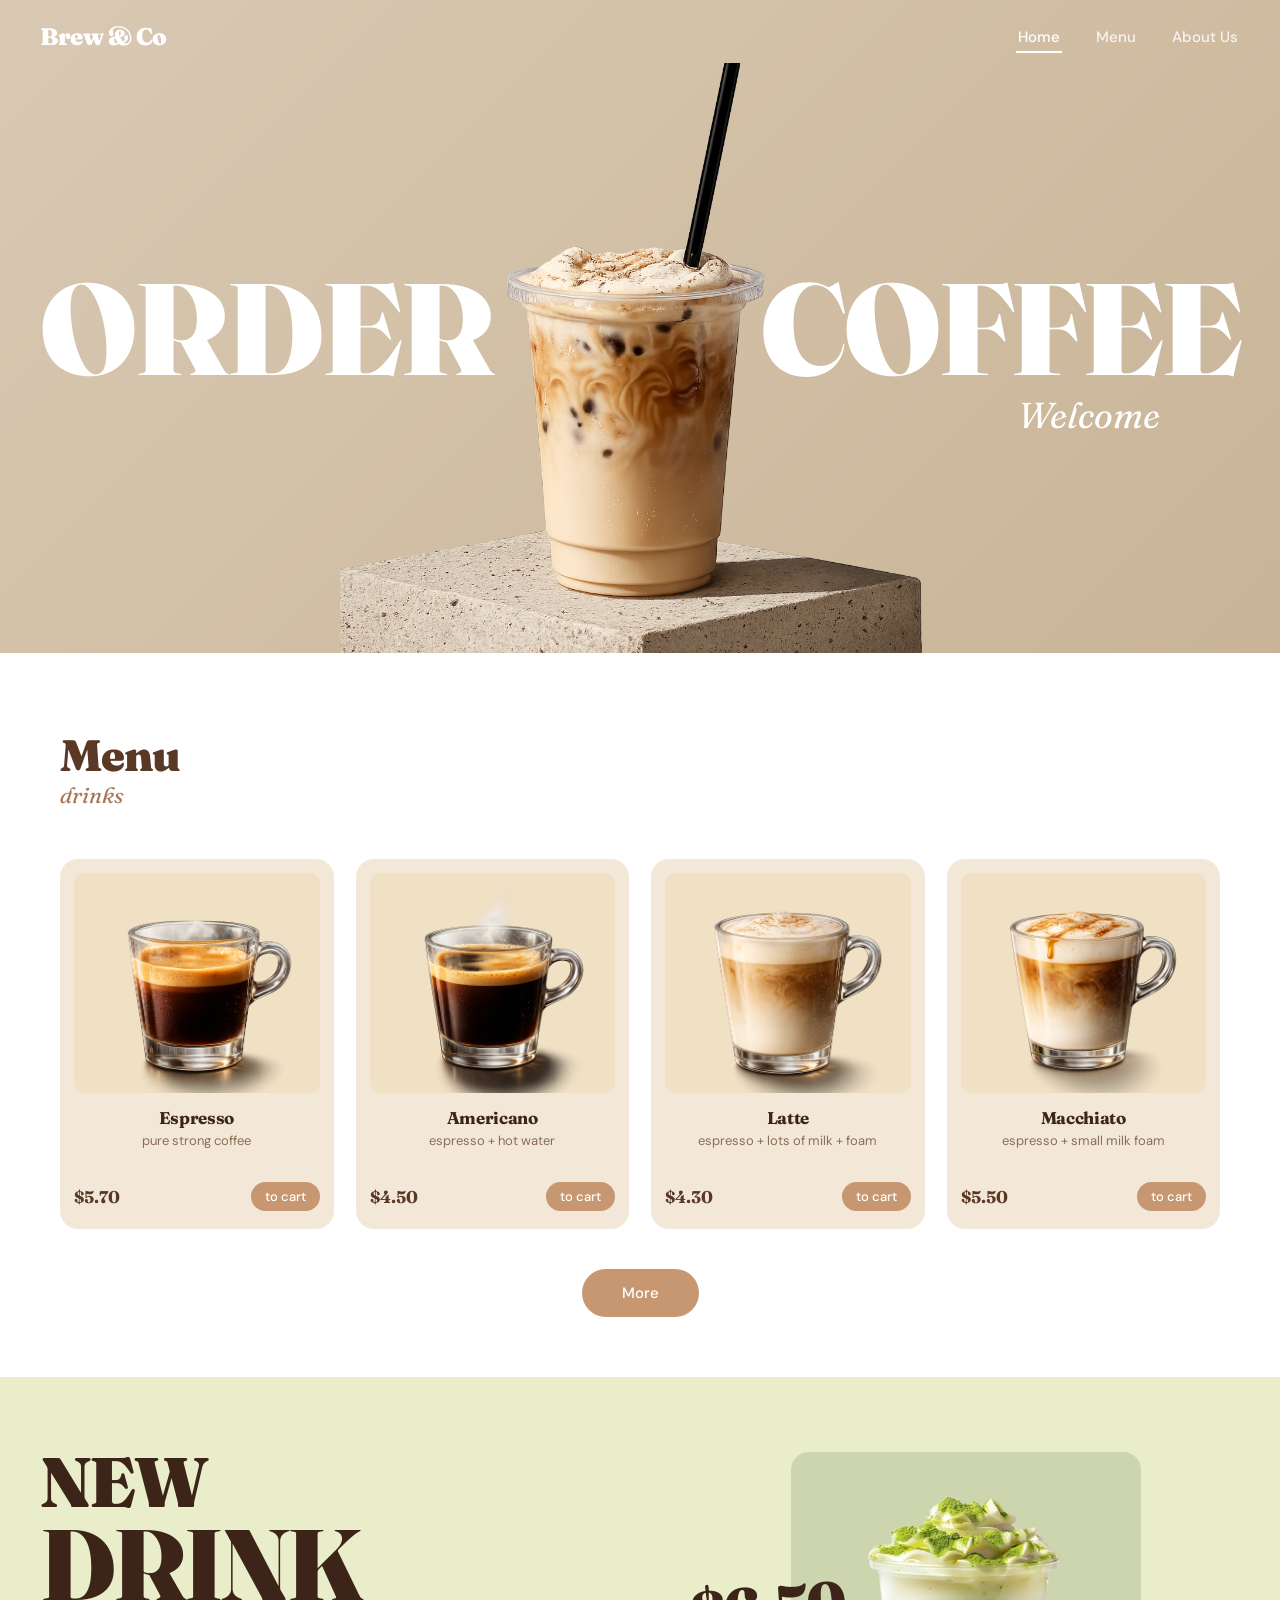
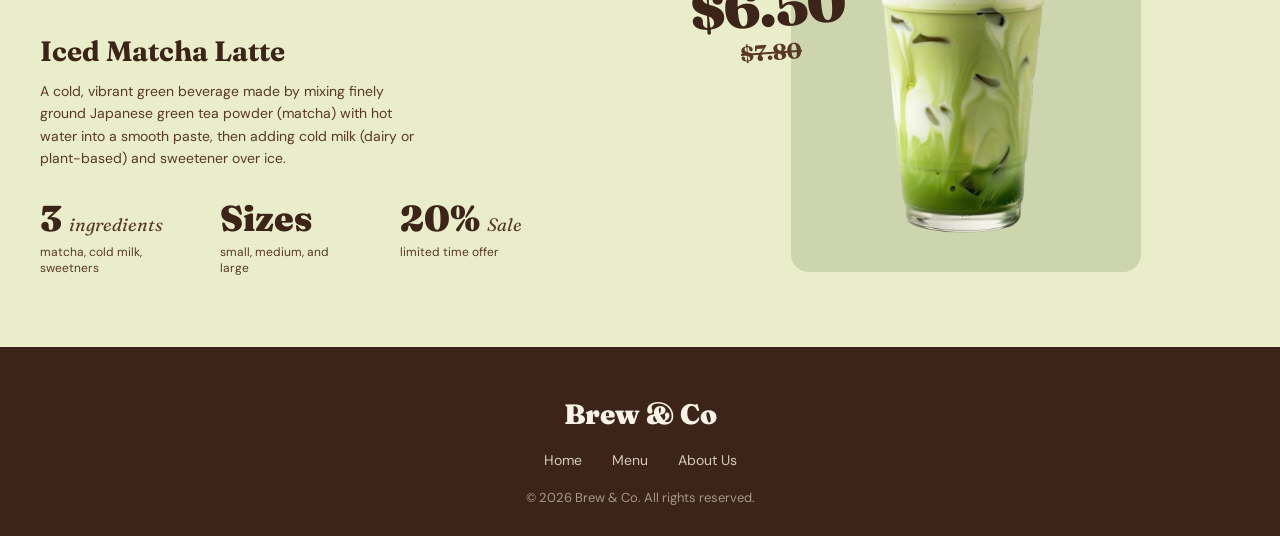
<file: index.html>
<!DOCTYPE html>
<html lang="en">
<head>
<meta charset="UTF-8">
<meta name="viewport" content="width=device-width, initial-scale=1.0">
<title>Brew & Co</title>
<link rel="preconnect" href="https://fonts.googleapis.com">
<link rel="preconnect" href="https://fonts.gstatic.com" crossorigin>
<link href="https://fonts.googleapis.com/css2?family=Fraunces:ital,wght@0,400;0,700;0,900;1,400;1,700&family=DM+Sans:wght@400;500;700&display=swap" rel="stylesheet">
<link rel="stylesheet" href="style.css">
</head>
<body>

<header class="hero">
  <nav class="navbar">
    <div class="logo">Brew &amp; Co</div>
    <ul class="nav-menu">
      <li><a href="#" class="active">Home</a></li>
      <li><a href="menu.html">Menu</a></li>
      <li><a href="about.html">About Us</a></li>
    </ul>
    <!-- <div class="nav-icons">
      <a href="#">♡</a>
      <a href="#">👤</a>
      <a href="#">🛒</a>
    </div> -->
  </nav>

  <div class="hero-content">
    <div class="hero-words">
      <span class="word-left">ORDER</span>
      <span class="word-right">COFFEE</span>
    </div>
    <p class="welcome">Welcome</p>
    <div class="hero-image" style="background-image: url('images/hero.png');"></div>
  </div>
</header>

<section class="menu" id="menu">
  <div class="menu-header">
    <div class="menu-title-box">
      <h2 class="menu-title">Menu</h2>
      <span class="menu-subtitle">drinks</span>
    </div>
    <!-- <button class="basket-button">my basket</button> -->
  </div>

  <div class="cards">
    <div class="card">
      <div class="card-image" style="background-image: url('images/espresso.png');"></div>
      <h3>Espresso</h3>
      <p>pure strong coffee</p>
      <div class="card-bottom">
        <span class="price">$5.70</span>
        <button class="add-button">to cart</button>
      </div>
    </div>

    <div class="card">
      <div class="card-image" style="background-image: url('images/americano.png');"></div>
      <h3>Americano</h3>
      <p>espresso + hot water</p>
      <div class="card-bottom">
        <span class="price">$4.50</span>
        <button class="add-button">to cart</button>
      </div>
    </div>

    <div class="card">
      <div class="card-image" style="background-image: url('images/latte.png');"></div>
      <h3>Latte</h3>
      <p>espresso + lots of milk + foam</p>
      <div class="card-bottom">
        <span class="price">$4.30</span>
        <button class="add-button">to cart</button>
      </div>
    </div>

    <div class="card">
      <div class="card-image" style="background-image: url('images/macchiato.png');"></div>
      <h3>Macchiato</h3>
      <p>espresso + small milk foam</p>
      <div class="card-bottom">
        <span class="price">$5.50</span>
        <button class="add-button">to cart</button>
      </div>
    </div>
  </div>

  <div class="more-container">
       <a href="menu.html"><button class="more-button">More</button></a>
  </div>
</section>

<section class="promo" id="promo">
  <div class="promo-content">
    <div class="promo-text">
      <h2 class="new-text">NEW</h2>
      <h2 class="drink-text">DRINK</h2>
      <h3>Iced Matcha Latte</h3>
      <p class="promo-desc">A cold, vibrant green beverage made by mixing finely ground Japanese green tea powder (matcha) with hot water into a smooth paste, then adding cold milk (dairy or plant-based) and sweetener over ice.</p>
      <div class="features">
        <div class="feature">
          <div class="feature-num">3 <span>ingredients</span></div>
          <p>matcha, cold milk, sweetners</p>
        </div>
        <div class="feature">
          <div class="feature-num">Sizes</div>
          <p>small, medium, and large</p>
        </div>
        <div class="feature">
          <div class="feature-num">20% <span>Sale</span></div>
          <p>limited time offer</p>
        </div>
      </div>
    </div>
    <div class="promo-side">
      <div class="price-tag">
        <div class="new-price">$6.50</div>
        <div class="old-price">$7.80</div>
      </div>
      <div class="promo-image" style="background-image: url('images/promo.png');"></div>
    </div>
  </div>
</section>

<footer>
  <div class="footer-content">
    <div class="footer-logo">Brew &amp; Co</div>
    <ul class="footer-links">
      <li><a href="#">Home</a></li>
      <li><a href="menu.html">Menu</a></li>
      <li><a href="about.html">About Us</a></li>
    </ul>
    <p class="copyright">© 2026 Brew &amp; Co. All rights reserved.</p>
  </div>
</footer>

</body>
</html>
</file>
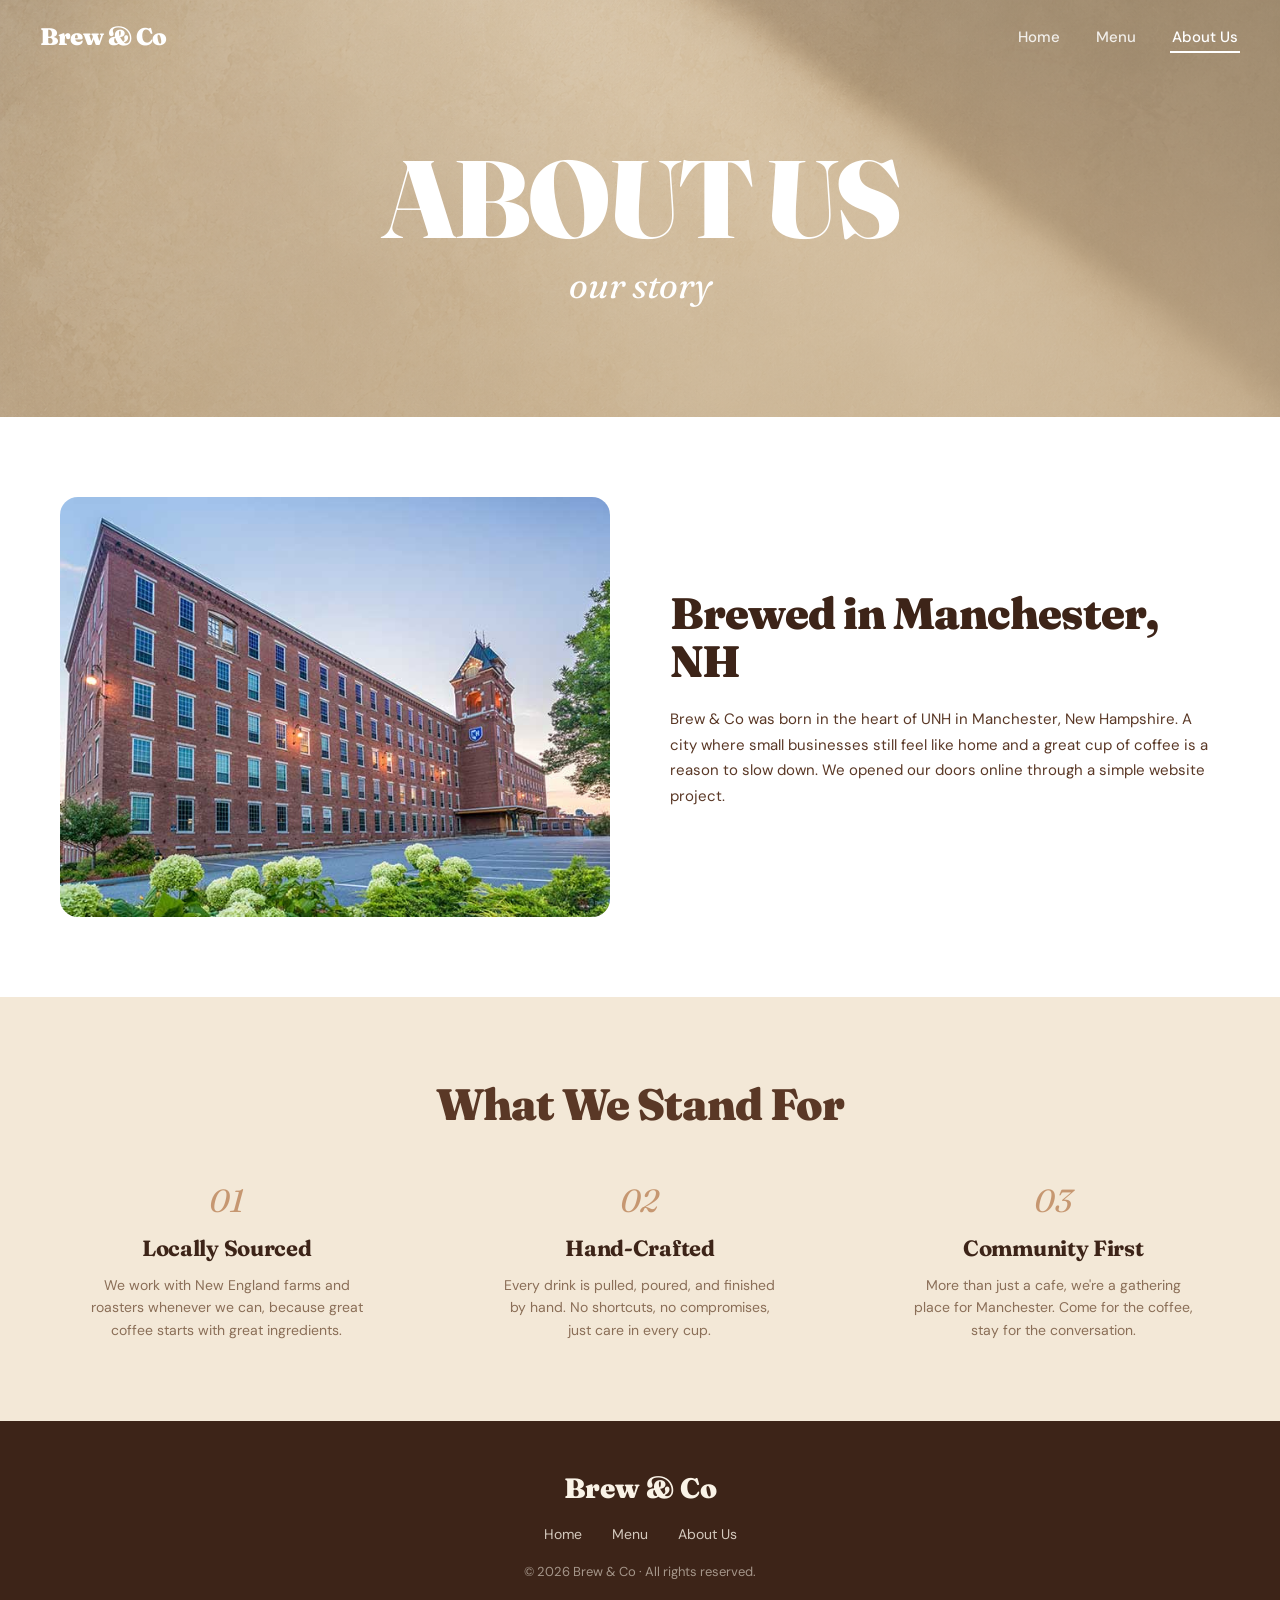
<file: about.html>
<!DOCTYPE html>
<html lang="en">
<head>
<meta charset="UTF-8">
<meta name="viewport" content="width=device-width, initial-scale=1.0">
<title>About - Brew & Co</title>
<link rel="preconnect" href="https://fonts.googleapis.com">
<link rel="preconnect" href="https://fonts.gstatic.com" crossorigin>
<link href="https://fonts.googleapis.com/css2?family=Fraunces:ital,wght@0,400;0,700;0,900;1,400;1,700&family=DM+Sans:wght@400;500;700&display=swap" rel="stylesheet">
<link rel="stylesheet" href="style.css">
<link rel="stylesheet" href="about.css">
</head>
<body>

<header class="about-hero">
  <nav class="navbar">
    <div class="logo">Brew &amp; Co</div>
    <ul class="nav-menu">
      <li><a href="index.html">Home</a></li>
      <li><a href="menu.html">Menu</a></li>
      <li><a href="about.html" class="active">About Us</a></li>
    </ul>
  </nav>

  <div class="about-hero-content">
    <h1 class="about-page-title">ABOUT US</h1>
    <p class="about-page-subtitle">our story</p>
  </div>
</header>

<section class="about-section">
  <div class="about-content">
    <div class="about-image" style="background-image: url('images/about.jpg');"></div>
    <div class="about-text">
      <h2>Brewed in Manchester, NH</h2>
      <p>Brew &amp; Co was born in the heart of UNH in Manchester, New Hampshire. A city where small businesses still feel like home and a great cup of coffee is a reason to slow down. We opened our doors online through a simple website project.</p>
    </div>
  </div>
</section>

<section class="values-section">
  <h2 class="values-title">What We Stand For</h2>
  <div class="values">
    <div class="value">
      <div class="value-num">01</div>
      <h3>Locally Sourced</h3>
      <p>We work with New England farms and roasters whenever we can, because great coffee starts with great ingredients.</p>
    </div>
    <div class="value">
      <div class="value-num">02</div>
      <h3>Hand-Crafted</h3>
      <p>Every drink is pulled, poured, and finished by hand. No shortcuts, no compromises, just care in every cup.</p>
    </div>
    <div class="value">
      <div class="value-num">03</div>
      <h3>Community First</h3>
      <p>More than just a cafe, we're a gathering place for Manchester. Come for the coffee, stay for the conversation.</p>
    </div>
  </div>
</section>

<footer>
  <div class="footer-content">
    <div class="footer-logo">Brew &amp; Co</div>
    <ul class="footer-links">
      <li><a href="index.html">Home</a></li>
      <li><a href="menu.html">Menu</a></li>
      <li><a href="about.html">About Us</a></li>
    </ul>
    <p class="copyright">© 2026 Brew &amp; Co &middot; All rights reserved.</p>
  </div>
</footer>

</body>
</html>
</file>
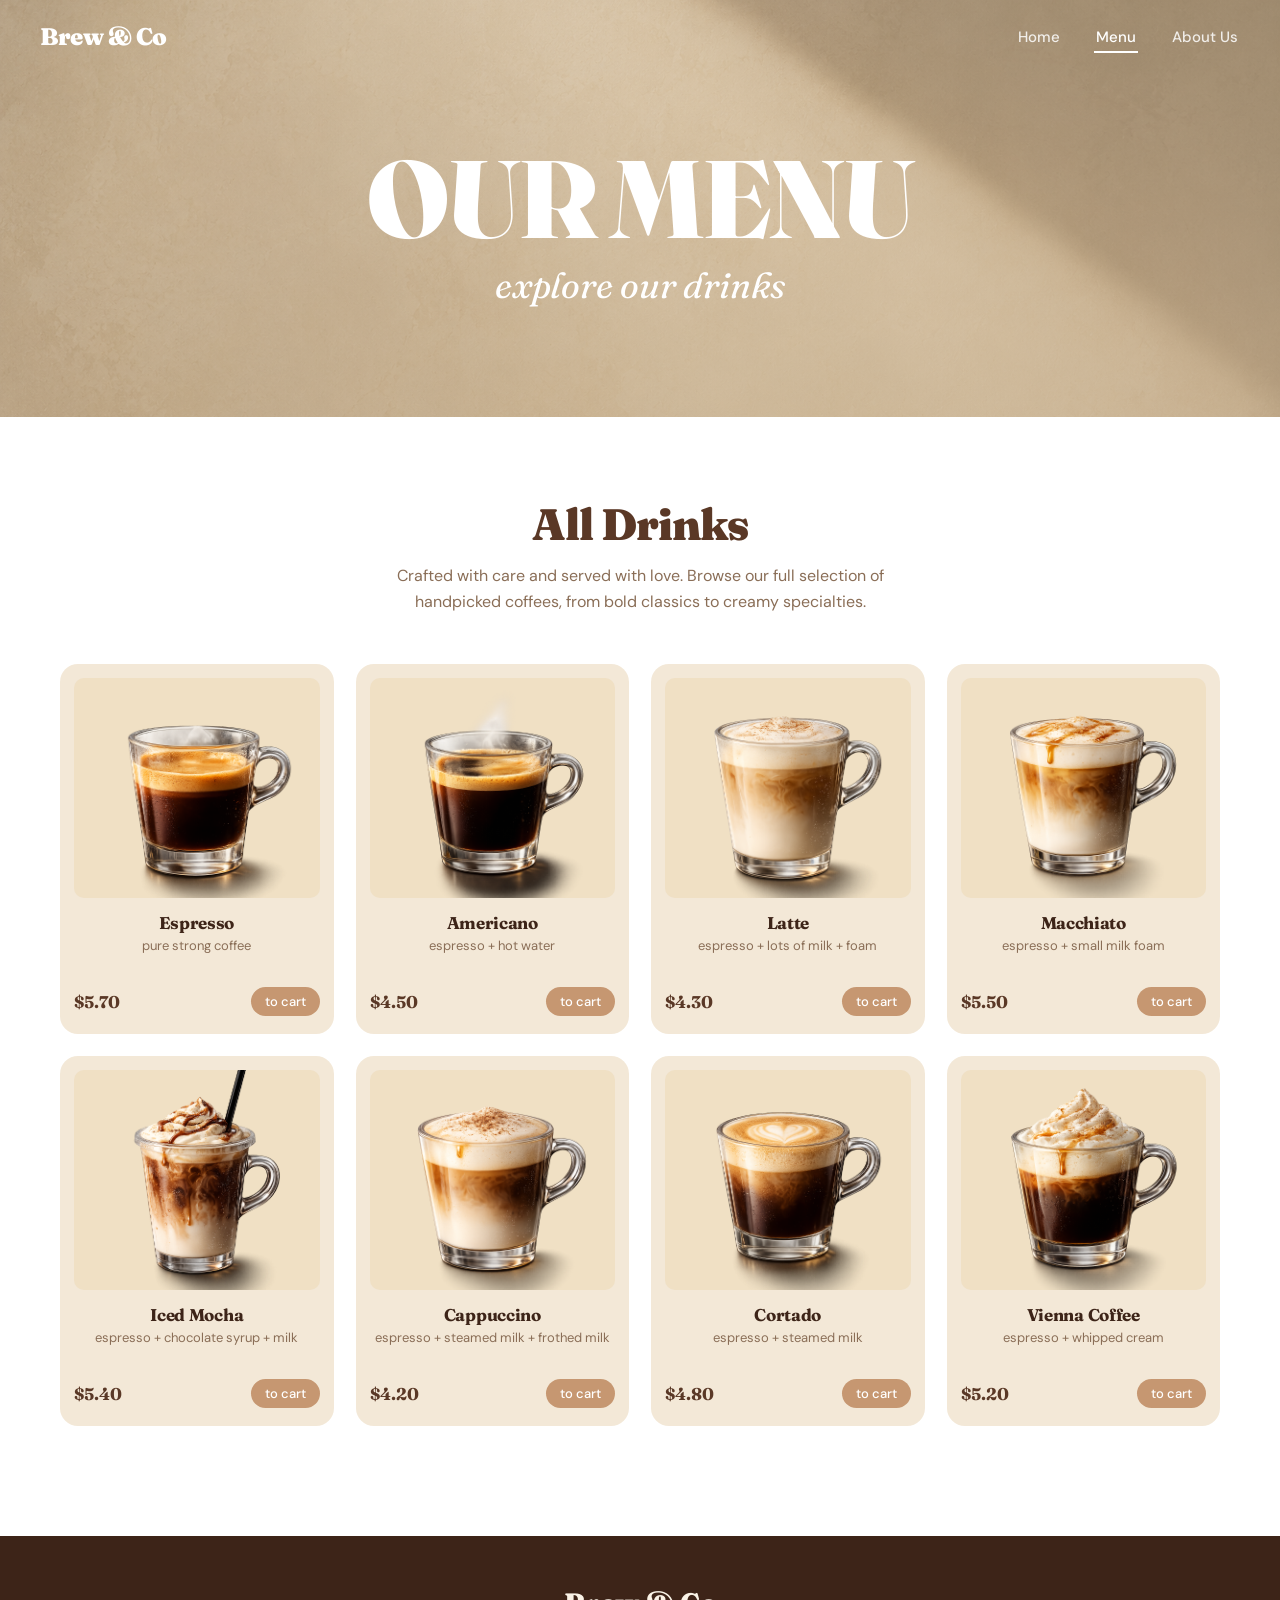
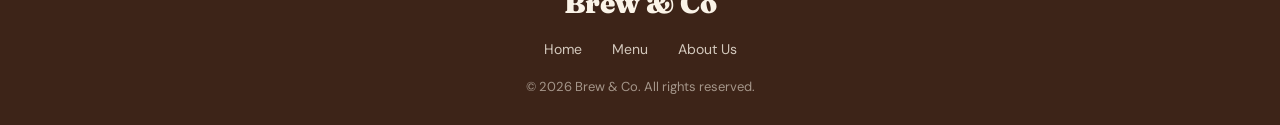
<file: menu.html>
<!DOCTYPE html>
<html lang="en">
<head>
<meta charset="UTF-8">
<meta name="viewport" content="width=device-width, initial-scale=1.0">
<title>Menu - Brew & Co</title>
<link rel="preconnect" href="https://fonts.googleapis.com">
<link rel="preconnect" href="https://fonts.gstatic.com" crossorigin>
<link href="https://fonts.googleapis.com/css2?family=Fraunces:ital,wght@0,400;0,700;0,900;1,400;1,700&family=DM+Sans:wght@400;500;700&display=swap" rel="stylesheet">
<link rel="stylesheet" href="style.css">
<link rel="stylesheet" href="menu.css">
</head>
<body>

<header class="menu-hero">
  <nav class="navbar">
    <div class="logo">Brew &amp; Co</div>
    <ul class="nav-menu">
      <li><a href="index.html">Home</a></li>
      <li><a href="menu.html" class="active">Menu</a></li>
      <li><a href="about.html">About Us</a></li>
    </ul>
  </nav>

  <div class="menu-hero-content">
    <h1 class="menu-page-title">OUR MENU</h1>
    <p class="menu-page-subtitle">explore our drinks</p>
    
  </div>
</header>

<section class="menu-page-section">
  <div class="menu-intro">
    <h2 class="menu-intro-title">All Drinks</h2>
    <p class="menu-intro-text">Crafted with care and served with love. Browse our full selection of handpicked coffees, from bold classics to creamy specialties.</p>
  </div>

  <div class="cards">
    <div class="card">
      <div class="card-image" style="background-image: url('images/espresso.png');"></div>
      <h3>Espresso</h3>
      <p>pure strong coffee</p>
      <div class="card-bottom">
        <span class="price">$5.70</span>
        <button class="add-button">to cart</button>
      </div>
    </div>

    <div class="card">
      <div class="card-image" style="background-image: url('images/americano.png');"></div>
      <h3>Americano</h3>
      <p>espresso + hot water</p>
      <div class="card-bottom">
        <span class="price">$4.50</span>
        <button class="add-button">to cart</button>
      </div>
    </div>

    <div class="card">
      <div class="card-image" style="background-image: url('images/latte.png');"></div>
      <h3>Latte</h3>
      <p>espresso + lots of milk + foam</p>
      <div class="card-bottom">
        <span class="price">$4.30</span>
        <button class="add-button">to cart</button>
      </div>
    </div>

    <div class="card">
      <div class="card-image" style="background-image: url('images/macchiato.png');"></div>
      <h3>Macchiato</h3>
      <p>espresso + small milk foam</p>
      <div class="card-bottom">
        <span class="price">$5.50</span>
        <button class="add-button">to cart</button>
      </div>
    </div>

    <div class="card">
      <div class="card-image" style="background-image: url('images/icedmocha.png');"></div>
      <h3>Iced Mocha</h3>
      <p>espresso + chocolate syrup + milk</p>
      <div class="card-bottom">
        <span class="price">$5.40</span>
        <button class="add-button">to cart</button>
      </div>
    </div>

    <div class="card">
      <div class="card-image" style="background-image: url('images/cappuccino.png');"></div>
      <h3>Cappuccino</h3>
      <p>espresso + steamed milk + frothed milk</p>
      <div class="card-bottom">
        <span class="price">$4.20</span>
        <button class="add-button">to cart</button>
      </div>
    </div>

    <div class="card">
      <div class="card-image" style="background-image: url('images/cortado.png');"></div>
      <h3>Cortado</h3>
      <p>espresso + steamed milk</p>
      <div class="card-bottom">
        <span class="price">$4.80</span>
        <button class="add-button">to cart</button>
      </div>
    </div>

    <div class="card">
      <div class="card-image" style="background-image: url('images/vienna.png');"></div>
      <h3>Vienna Coffee</h3>
      <p>espresso + whipped cream</p>
      <div class="card-bottom">
        <span class="price">$5.20</span>
        <button class="add-button">to cart</button>
      </div>
    </div>
  </div>
</section>

<footer>
  <div class="footer-content">
    <div class="footer-logo">Brew &amp; Co</div>
    <ul class="footer-links">
      <li><a href="index.html">Home</a></li>
      <li><a href="menu.html">Menu</a></li>
      <li><a href="about.html">About Us</a></li>
    </ul>
    <p class="copyright">© 2026 Brew &amp; Co. All rights reserved.</p>
  </div>
</footer>

</body>
</html>
</file>
<file: style.css>
* {
  margin: 0;
  padding: 0;
  box-sizing: border-box;
}

body {
  font-family: 'DM Sans', sans-serif;
  color: #3d2418;
  background-color: white;
  overflow-x: hidden;
}

a {
  text-decoration: none;
  color: inherit;
}

ul {
  list-style: none;
}

button {
  cursor: pointer;
  font-family: 'DM Sans', sans-serif;
}

.hero {
  background: linear-gradient(135deg, #d9c9b3, #c9b497);
  padding: 0 40px;
  position: relative;
  overflow: hidden;
}

.navbar {
  display: flex;
  justify-content: space-between;
  align-items: center;
  padding: 22px 0;
  max-width: 1240px;
  margin: 0 auto;
}

.logo {
  font-family: 'Fraunces', serif;
  font-weight: 900;
  font-size: 24px;
  color: white;
  letter-spacing: -0.5px;
}

.nav-menu {
  display: flex;
  gap: 32px;
}

.nav-menu a {
  color: white;
  font-size: 15px;
  font-weight: 500;
  opacity: 0.85;
  padding: 4px 2px;
  border-bottom: 2px solid transparent;
}

.nav-menu a:hover {
  opacity: 1;
}

.nav-menu a.active {
  border-bottom-color: white;
  opacity: 1;
}

.nav-icons {
  display: flex;
  gap: 12px;
  font-size: 18px;
}

.nav-icons a {
  color: white;
  width: 32px;
  height: 32px;
  display: flex;
  align-items: center;
  justify-content: center;
  border-radius: 50%;
}

.nav-icons a:hover {
  background-color: rgba(255, 255, 255, 0.15);
}

.hero-content {
  max-width: 1240px;
  margin: 0 auto;
  position: relative;
  height: 580px;
  padding: 60px 0;
}

.hero-words {
  display: flex;
  justify-content: space-between;
  align-items: center;
  font-family: 'Fraunces', serif;
  font-weight: 900;
  font-size: 130px;
  color: white;
  letter-spacing: -3px;
  line-height: 3;
  position: relative;
  z-index: 1;
}

.welcome {
  font-family: 'Fraunces', serif;
  font-style: italic;
  font-weight: 400;
  font-size: 36px;
  color: white;
  text-align: right;
  margin-top: -130px;
  margin-right: 80px;
  position: relative;
  z-index: 1;
}

.hero-image {
  position: absolute;
  top: 50%;
  left: 50%;
  transform: translate(-50%, -50%);
  width: 600px;
  height: 600px;
  background-size: contain;
  background-position: center;
  background-repeat: no-repeat;
  z-index: 2;
}

.menu {
  max-width: 1240px;
  margin: 0 auto;
  padding: 80px 40px 60px;
}

.menu-header {
  display: flex;
  justify-content: space-between;
  align-items: center;
  margin-bottom: 50px;
}

.menu-title-box {
  display: flex;
  flex-direction: column;
}

.menu-title {
  font-family: 'Fraunces', serif;
  font-weight: 900;
  font-size: 44px;
  color: #5a3826;
  letter-spacing: -1px;
  line-height: 1;
}

.menu-subtitle {
  font-family: 'Fraunces', serif;
  font-style: italic;
  font-weight: 400;
  font-size: 22px;
  color: #a87554;
  margin-top: 4px;
}

.basket-button {
  background-color: #c69771;
  color: white;
  border: none;
  padding: 12px 28px;
  font-size: 15px;
  font-weight: 500;
  border-radius: 50px;
}

.basket-button:hover {
  background-color: #8a5a3b;
}

.cards {
  display: grid;
  grid-template-columns: repeat(4, 1fr);
  gap: 22px;
  margin-bottom: 30px;
}

.card {
  background-color: #f3e8d7;
  padding: 14px 14px 18px;
  border-radius: 18px;
  text-align: center;
  transition: transform 0.2s, box-shadow 0.2s;
}

.card:hover {
  transform: translateY(-4px);
  box-shadow: 0 12px 30px rgba(61, 36, 24, 0.15);
}

.card-image {
  width: 100%;
  height: 220px;
  background-color: #f0e0c4;
  background-size: cover;
  background-position: center;
  border-radius: 10px;
  margin-bottom: 14px;
}

.card h3 {
  font-family: 'Fraunces', serif;
  font-weight: 700;
  font-size: 17px;
  color: #3d2418;
  margin-bottom: 4px;
  letter-spacing: -0.3px;
}

.card p {
  font-size: 13px;
  color: #8a6e57;
  margin-bottom: 14px;
  line-height: 1.4;
  min-height: 36px;
}

.card-bottom {
  display: flex;
  justify-content: space-between;
  align-items: center;
}

.price {
  font-family: 'Fraunces', serif;
  font-weight: 700;
  font-size: 17px;
  color: #5a3826;
}

.add-button {
  background-color: #c69771;
  color: white;
  border: none;
  padding: 6px 14px;
  border-radius: 50px;
  font-size: 13px;
  font-weight: 500;
}

.add-button:hover {
  background-color: #8a5a3b;
}

.more-container {
  display: flex;
  justify-content: center;
  margin-top: 40px;
}

.more-button {
  background-color: #c69771;
  color: white;
  border: none;
  padding: 14px 40px;
  border-radius: 50px;
  font-size: 15px;
  font-weight: 500;
}

.more-button:hover {
  background-color: #8a5a3b;
}

.promo {
  background-color: #e9edc9;
  padding: 70px 40px;
}

.promo-content {
  max-width: 1240px;
  margin: 0 auto;
  display: flex;
  align-items: center;
  gap: 50px;
}

.promo-text {
  flex: 1.1;
}

.new-text {
  font-family: 'Fraunces', serif;
  font-weight: 900;
  font-size: 70px;
  line-height: 1;
  letter-spacing: -2px;
}

.drink-text {
  font-family: 'Fraunces', serif;
  font-weight: 900;
  font-size: 100px;
  color: #3d2418;
  line-height: 0.95;
  letter-spacing: -3px;
}

.promo-text h3 {
  font-family: 'Fraunces', serif;
  font-weight: 700;
  font-size: 28px;
  color: #3d2418;
  margin: 22px 0 12px;
}

.promo-desc {
  font-size: 14px;
  color: #5a3826;
  max-width: 380px;
  line-height: 1.6;
  margin-bottom: 30px;
}

.features {
  display: flex;
  gap: 50px;
  flex-wrap: wrap;
}

.feature-num {
  font-family: 'Fraunces', serif;
  font-weight: 900;
  font-size: 36px;
  color: #3d2418;
  line-height: 1;
}

.feature-num span {
  font-style: italic;
  font-weight: 400;
  font-size: 18px;
  color: #5a3826;
}

.feature p {
  font-size: 12px;
  color: #5a3826;
  margin-top: 8px;
  line-height: 1.4;
  max-width: 130px;
}

.promo-side {
  flex: 1;
  position: relative;
  height: 420px;
  display: flex;
  align-items: center;
  justify-content: center;
}

.price-tag {
  position: absolute;
  left: 0;
  top: 30%;
  z-index: 3;
  text-align: center;
  transform: rotate(-4deg);
}

.new-price {
  font-family: 'Fraunces', serif;
  font-weight: 900;
  font-size: 56px;
  color: #3d2418;
  letter-spacing: -1.5px;
  line-height: 1;
}

.old-price {
  font-family: 'Fraunces', serif;
  font-weight: 700;
  font-size: 22px;
  color: #5a3826;
  text-decoration: line-through;
  margin-top: 4px;
}

.promo-image {
  width: 350px;
  height: 420px;
  background-color: #ccd5ae;
  background-size: contain;
  background-position: center;
  background-repeat: no-repeat;
  border-radius: 18px;
}

footer {
  background-color: #3d2418;
  color: #faf3e7;
  padding: 50px 40px 30px;
  text-align: center;
}

.footer-content {
  max-width: 1240px;
  margin: 0 auto;
}

.footer-logo {
  font-family: 'Fraunces', serif;
  font-weight: 900;
  font-size: 28px;
  margin-bottom: 20px;
}

.footer-links {
  display: flex;
  justify-content: center;
  gap: 30px;
  margin-bottom: 20px;
  font-size: 14px;
  opacity: 0.8;
}

.footer-links a:hover {
  opacity: 0.6;
}

.copyright {
  font-size: 13px;
  opacity: 0.55;
}

@media (max-width: 980px) {
  .cards {
    grid-template-columns: repeat(2, 1fr);
  }
  .promo-content {
    flex-direction: column;
    text-align: center;
  }
  .features {
    justify-content: center;
  }
  .feature p {
    margin-left: auto;
    margin-right: auto;
  }
  .promo-side {
    width: 100%;
  }
  .price-tag {
    left: 5%;
    top: 15%;
  }
}

@media (max-width: 720px) {
  
  .hero {
    padding: 0 20px;
  }
  .hero-content {
    height: auto;
    padding: 40px 0 0px;
  }
  .hero-words {
    flex-direction: column;
    font-size: 80px;
    gap: 0;
    line-height: 1;
  }
  .welcome {
    text-align: center;
    margin-right: 0;
    font-size: 26px;
    margin: 10px auto 0;
  }
  .hero-image {
    position: static;
    transform: none;
    margin: 30px auto 0;
    width: 500px;
    height: 500px;
  }
  .menu {
    padding: 60px 20px 40px;
  }
  .menu-header {
    flex-direction: column;
    align-items: flex-start;
    gap: 20px;
  }
  .menu-title {
    font-size: 36px;
  }
  .cards {
    grid-template-columns: repeat(2, 1fr);
    gap: 12px;
  }
  .card {
    padding: 10px 10px 14px;
  }
  .card-image {
    height: 160px;
  }
  .card h3 {
    font-size: 15px;
  }
  .card p {
    font-size: 12px;
    min-height: 32px;
  }
  .price {
    font-size: 15px;
  }
  .add-button {
    padding: 5px 12px;
    font-size: 12px;
  }
  .promo {
    padding: 50px 20px;
  }
  .new-text {
    font-size: 50px;
  }
  .drink-text {
    font-size: 70px;
  }
  .promo-side {
    height: 320px;
  }
  .promo-image {
    width: 260px;
    height: 320px;
  }
  .new-price {
    font-size: 42px;
  }
  .old-price {
    font-size: 18px;
  }
  .footer-links {
    flex-wrap: wrap;
  }
}

@media (max-width: 420px) {
  .hero-words {
    font-size: 48px;
  }

  .hero-image {
    width: 250px;
    height: 250px;
  }

  .new-text {
    font-size: 40px;
  }
  .drink-text {
    font-size: 56px;
  }
  .features {
    gap: 25px;
  }
}
</file>
<file: about.css>
.about-hero {
  background-image: linear-gradient(135deg, rgba(217, 201, 179, 0.3), rgba(201, 180, 151, 0.7)), url('images/background.png');
  background-size: cover;
  background-position: center;
  padding: 0 40px 80px;
}

.about-hero-content {
  max-width: 1240px;
  margin: 0 auto;
  text-align: center;
  padding: 70px 0 30px;
}

.about-page-title {
  font-family: 'Fraunces', serif;
  font-weight: 900;
  font-size: 110px;
  color: white;
  letter-spacing: -3px;
  line-height: 1;
}

.about-page-subtitle {
  font-family: 'Fraunces', serif;
  font-style: italic;
  font-weight: 400;
  font-size: 36px;
  color: white;
  margin-top: 10px;
}

.about-section {
  max-width: 1240px;
  margin: 0 auto;
  padding: 80px 40px;
}

.about-content {
  display: flex;
  align-items: center;
  gap: 60px;
}

.about-image {
  flex: 1;
  height: 420px;
  width: 100%;
  background-color: #f0e0c4;
  background-size: cover;
  background-position: center;
  border-radius: 18px;
}

.about-text {
  flex: 1;
}

.about-text h2 {
  font-family: 'Fraunces', serif;
  font-weight: 900;
  font-size: 44px;
  color: #3d2418;
  letter-spacing: -1px;
  line-height: 1.1;
  margin-bottom: 22px;
}

.about-text p {
  font-size: 15px;
  color: #5a3826;
  line-height: 1.7;
  margin-bottom: 16px;
}

.values-section {
  background-color: #f3e8d7;
  padding: 80px 40px;
}

.values-title {
  font-family: 'Fraunces', serif;
  font-weight: 900;
  font-size: 44px;
  color: #5a3826;
  letter-spacing: -1px;
  text-align: center;
  margin-bottom: 50px;
}

.values {
  max-width: 1240px;
  margin: 0 auto;
  display: grid;
  grid-template-columns: repeat(3, 1fr);
  gap: 40px;
}

.value {
  text-align: center;
  padding: 0 10px;
}

.value-num {
  font-family: 'Fraunces', serif;
  font-style: italic;
  font-weight: 400;
  font-size: 32px;
  color: #c69771;
  margin-bottom: 14px;
}

.value h3 {
  font-family: 'Fraunces', serif;
  font-weight: 700;
  font-size: 22px;
  color: #3d2418;
  margin-bottom: 12px;
  letter-spacing: -0.3px;
}

.value p {
  font-size: 14px;
  color: #8a6e57;
  line-height: 1.6;
  max-width: 280px;
  margin: 0 auto;
}

@media (max-width: 980px) {
  .about-page-title {
    font-size: 84px;
  }

  .about-page-subtitle {
    font-size: 30px;
  }

  .about-content {
    flex-direction: column;
    gap: 40px;
  }

  .about-image {
    width: 100%;
    height: 320px;
    flex: none;
  }

  .values {
    grid-template-columns: 1fr;
    gap: 35px;
  }
}

@media (max-width: 720px) {
  .about-hero {
    padding: 0 20px 60px;
  }
  .about-hero-content {
    padding: 40px 0 20px;
  }
  .about-page-title {
    font-size: 56px;
    letter-spacing: -1.5px;
  }
  .about-page-subtitle {
    font-size: 24px;
  }
  .about-section {
    padding: 50px 20px;
  }
  .about-text h2 {
    font-size: 32px;
  }
  .about-image {
    height: 240px;
  }
  .values-section {
    padding: 50px 20px;
  }
  .values-title {
    font-size: 32px;
    margin-bottom: 35px;
  }
}

@media (max-width: 420px) {
  .about-page-title {
    font-size: 44px;
  }
  .about-page-subtitle {
    font-size: 20px;
  }
}
</file>
<file: menu.css>
.menu-hero {
  background-image: linear-gradient(135deg, rgba(217, 201, 179, 0.3), rgba(201, 180, 151, 0.7)), url('images/background.png');
  background-size: cover;
  background-position: center;
  padding: 0 40px 80px;
}

.menu-hero-content {
  max-width: 1240px;
  margin: 0 auto;
  text-align: center;
  padding: 70px 0 30px;
}

.menu-page-title {
  font-family: 'Fraunces', serif;
  font-weight: 900;
  font-size: 110px;
  color: white;
  letter-spacing: -3px;
  line-height: 1;
}

.menu-page-subtitle {
  font-family: 'Fraunces', serif;
  font-style: italic;
  font-weight: 400;
  font-size: 36px;
  color: white;
  margin-top: 10px;
}

.menu-page-section {
  max-width: 1240px;
  margin: 0 auto;
  padding: 80px 40px;
}

.menu-intro {
  text-align: center;
  margin-bottom: 50px;
}

.menu-intro-title {
  font-family: 'Fraunces', serif;
  font-weight: 900;
  font-size: 44px;
  color: #5a3826;
  letter-spacing: -1px;
  margin-bottom: 12px;
}

.menu-intro-text {
  font-family: 'DM Sans', sans-serif;
  font-size: 16px;
  color: #8a6e57;
  max-width: 520px;
  margin: 0 auto;
  line-height: 1.6;
}

@media (max-width: 980px) {
  .menu-page-title {
    font-size: 84px;
  }
  .menu-page-subtitle {
    font-size: 30px;
  }
}

@media (max-width: 720px) {
  .menu-hero {
    padding: 0 20px 60px;
  }
  .menu-hero-content {
    padding: 40px 0 20px;
  }
  .menu-page-title {
    font-size: 56px;
    letter-spacing: -1.5px;
  }
  .menu-page-subtitle {
    font-size: 24px;
  }
  .menu-page-section {
    padding: 50px 20px;
  }
  .menu-intro {
    margin-bottom: 35px;
  }
  .menu-intro-title {
    font-size: 32px;
  }
  .menu-intro-text {
    font-size: 14px;
  }
}

@media (max-width: 420px) {
  .menu-page-title {
    font-size: 44px;
  }
  .menu-page-subtitle {
    font-size: 20px;
  }
}
</file>
